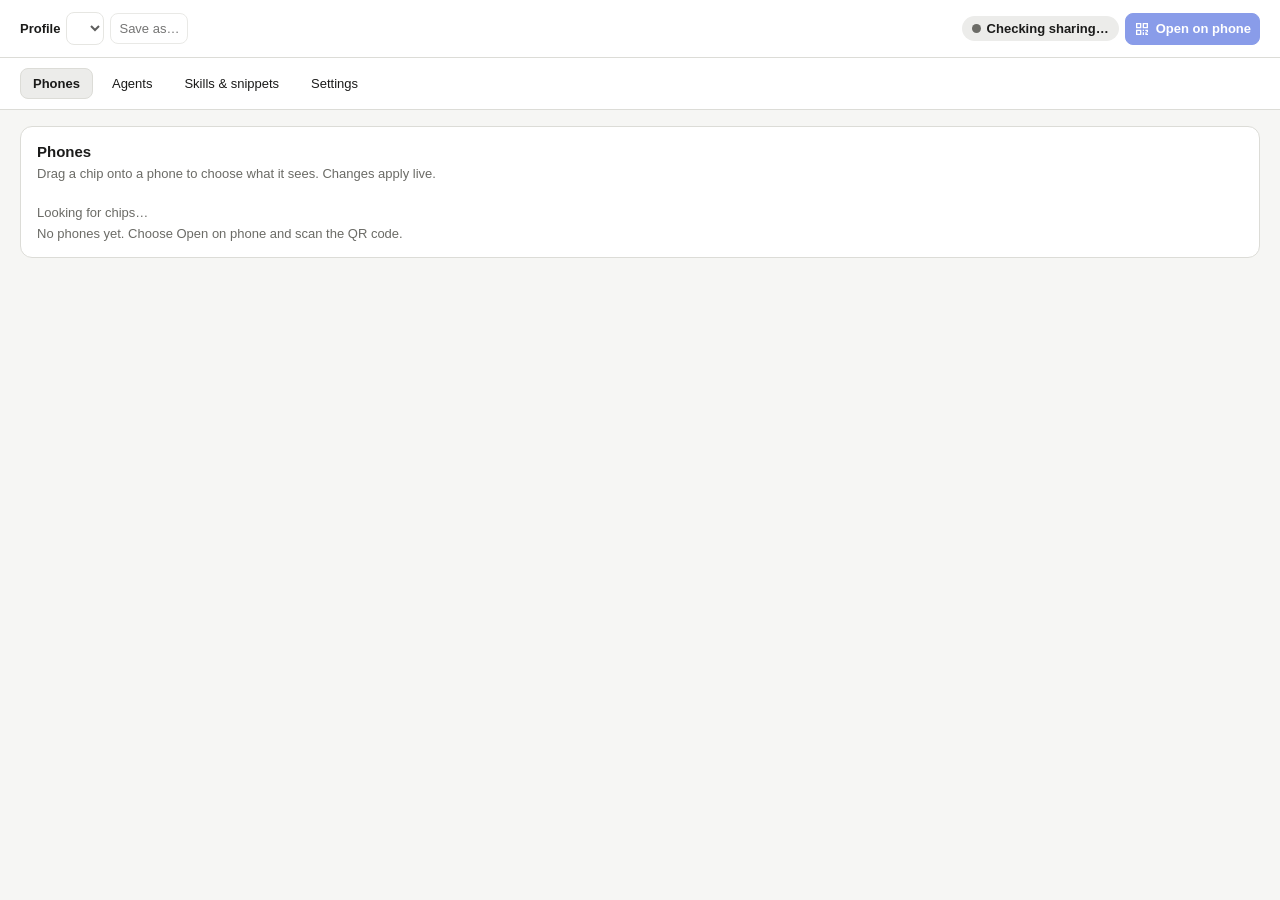
<file: crates/app/ui/index.html>
<!doctype html>
<html lang="en">
<head>
  <meta charset="utf-8">
  <meta name="viewport" content="width=device-width, initial-scale=1">
  <title>Agent Pad</title>
  <link rel="stylesheet" href="pad.css">
  <script src="pad.js" defer></script>
  <script src="settings.js" defer></script>
  <script src="workspace.js" defer></script>
  <script src="markdown.js" defer></script>
  <script src="agents.js" defer></script>
  <script src="saved-text.js" defer></script>
</head>
<body>
  <header class="toolbar">
    <label class="profile-picker">Profile
      <select id="profiles" disabled></select>
    </label>
    <button class="btn" id="save-profile" type="button" disabled>Save as…</button>
    <details class="profile-menu" id="profile-menu" hidden>
      <summary class="btn" aria-label="Manage profile" title="Manage profile">⋯</summary>
      <div class="card">
        <button class="btn" id="rename-profile" type="button">Rename…</button>
        <button class="btn danger" id="delete-profile" type="button">Delete…</button>
      </div>
    </details>
    <div class="sharing-controls">
      <span class="pill" role="status">
        <span id="sharing-dot" class="dot" aria-hidden="true"></span>
        <span id="sharing-status">Checking sharing…</span>
      </span>
      <button id="open-on-phone" class="btn primary" type="button" disabled>
        <svg viewBox="0 0 24 24" width="16" height="16" fill="currentColor" aria-hidden="true">
          <path d="M3 3h8v8H3zm2 2v4h4V5zm8-2h8v8h-8zm2 2v4h4V5zM3 13h8v8H3zm2 2v4h4v-4zm8-2h2v2h-2zm4 0h4v2h-4zm-4 4h2v4h-2zm4 0h2v2h2v2h-4zm2-2h2v2h-2z"/>
        </svg>
        Open on phone
      </button>
      <button id="stop-sharing" class="btn danger" type="button" hidden>Stop sharing</button>
    </div>
  </header>
  <form id="profile-form" class="profile-form" hidden>
    <div class="form-row">
      <label id="profile-name-field" class="field">Profile name
        <input id="profile-name" autocomplete="off" required>
      </label>
      <p id="profile-confirm"></p>
      <button class="btn" id="profile-submit" type="submit">Save profile</button>
      <button class="btn" id="profile-cancel" type="button">Cancel</button>
    </div>
  </form>
  <p id="profile-status" class="visually-hidden" role="status"></p>
  <p id="profile-error" class="profile-error error" role="alert" hidden></p>
  <nav class="pad-nav" aria-label="Pad sections">
    <button class="btn" type="button" aria-controls="phones-panel" aria-pressed="true">Phones</button>
    <button class="btn" type="button" aria-controls="agents-panel" aria-pressed="false">Agents</button>
    <button class="btn" type="button" aria-controls="saved-text-panel" aria-pressed="false">Skills &amp; snippets</button>
    <button class="btn" type="button" aria-controls="settings-panel" aria-pressed="false">Settings</button>
  </nav>
  <main>
    <p id="sharing-error" class="error" role="alert" hidden></p>
    <p id="accessibility-status-error" class="error" role="alert" hidden></p>

    <section id="accessibility" class="card" aria-labelledby="accessibility-title" hidden>
      <h2 id="accessibility-title">Accessibility access required</h2>
      <p class="muted">Agent Pad needs Accessibility access to paste at your cursor. In System Settings, go to Privacy &amp; Security → Accessibility and turn on Agent Pad.</p>
      <div class="form-row">
        <button id="grant-access" class="btn" type="button">Grant access</button>
      </div>
      <p id="grant-access-error" class="error" role="alert" hidden></p>
    </section>

    <div id="phones-panel" class="panel-stack">
      <section id="windows-firewall" class="card" aria-labelledby="windows-firewall-title" hidden>
        <h2 id="windows-firewall-title">Before you share on Windows</h2>
        <p class="muted">Windows may ask whether to allow Agent Pad through the firewall the first time you choose Open on phone. Allow access on your private network so your phone can connect. You do not need to allow access on public networks.</p>
      </section>
      <section id="pairing" class="card share" aria-labelledby="pairing-title" hidden>
        <h2 id="pairing-title" tabindex="-1">Open on phone</h2>
        <p class="muted">Scan the QR code with your phone’s camera.</p>
        <img id="qr" width="216" height="216" alt="QR code for the sharing URL">
        <p id="sharing-url" class="url"></p>
      </section>

      <section class="card" aria-labelledby="phones-heading">
        <h2 id="phones-heading" tabindex="-1">Phones</h2>
        <p class="muted">Drag a chip onto a phone to choose what it sees. Changes apply live.</p>
        <ul id="chip-palette" class="palette" aria-label="Available chips"></ul>
        <p id="chip-message" class="muted" role="status">Looking for chips…</p>
        <ul id="phones" class="phones"></ul>
        <p id="phones-message" class="muted" role="status">No phones yet. Choose Open on phone and scan the QR code.</p>
        <p id="phones-status" class="visually-hidden" role="status"></p>
        <p id="phones-error" class="error" role="alert" hidden></p>
      </section>

    </div>

    <section id="agents-panel" class="card" aria-labelledby="agents-heading" hidden>
      <div class="section-head">
        <h2 id="agents-heading" tabindex="-1">Agents</h2>
        <button class="btn" id="session-settings" type="button">Session settings</button>
      </div>
      <p id="sessions-message" class="muted">Looking for sessions…</p>
      <p id="sessions-error" class="error" role="alert" hidden></p>
      <p id="implement-status" class="muted" role="status" hidden></p>
      <ul id="sessions" class="session-list"></ul>
    </section>

    <section id="saved-text-panel" class="panel-stack" aria-label="Skills and snippets" hidden>
      <section class="card" aria-labelledby="skills-heading">
        <h2 id="skills-heading">Skills</h2>
        <div class="form-row">
          <label class="field">Search skills <input id="skill-search" type="search" autocomplete="off"></label>
          <button id="refresh-skills" type="button" class="btn">Refresh</button>
        </div>
        <label class="field skill-select">Skill <select id="skill-select" disabled></select></label>
        <div id="presets" hidden>
          <h3>Argument presets</h3>
          <p class="muted">Preset text is appended to the skill invocation.</p>
          <div id="preset-list" class="editor-list"></div>
        </div>
        <p id="skills-error" class="error" role="alert" hidden></p>
        <p id="skills-status" class="muted" role="status" hidden></p>
      </section>
      <section class="card" aria-labelledby="snippets-heading">
        <h2 id="snippets-heading">Snippets</h2>
        <p class="muted">Drag snippets or use the Up and Down buttons to change their order.</p>
        <div id="snippet-list" class="editor-list"></div>
        <p id="snippets-error" class="error" role="alert" hidden></p>
        <p id="snippets-status" class="muted" role="status" hidden></p>
      </section>
    </section>

    <section id="settings-panel" class="settings" aria-labelledby="settings-heading" hidden>
      <h2 id="settings-heading">Settings</h2>
      <p id="settings-error" class="error" role="alert" hidden></p>

      <section class="card" aria-labelledby="hud-settings-heading">
        <h3 id="hud-settings-heading">HUD</h3>
        <label class="toggle"><input id="hud-visible" type="checkbox" disabled>
          <span><b>Show HUD</b><span class="muted">Keep a draggable session summary at the screen edge.</span></span>
        </label>
        <p id="hud-error" class="error" role="alert" hidden></p>
      </section>

      <section class="card" aria-labelledby="session-settings-heading">
        <h3 id="session-settings-heading" tabindex="-1">Show session status</h3>
        <p class="muted">Install local hooks to see Claude Code and Codex sessions.</p>
        <div id="hook-settings" class="editor-list"></div>
        <div id="threshold-setting"></div>
      </section>

      <section class="card" aria-labelledby="ticket-settings-heading">
        <h3 id="ticket-settings-heading">Project tickets</h3>
        <p class="muted">The pattern is relative to each project. Use forward slashes and <code>*</code> within a path segment.</p>
        <div id="ticket-pattern-setting"></div>
        <h3 class="subheading">Implement templates</h3>
        <p class="muted">Use <code>{path}</code> where the ticket’s project-relative path should appear.</p>
        <div id="implement-settings" class="editor-list"></div>
      </section>

      <section class="card" aria-labelledby="directories-heading">
        <h3 id="directories-heading">Skill Directories</h3>
        <p id="directories-empty" class="muted" hidden>No skill directories added.</p>
        <ul id="directories" class="settings-list"></ul>
        <form id="directory-form">
          <div class="form-row">
            <button id="pick-directory" class="btn" type="button" disabled>Add folder…</button>
          </div>
          <div id="directory-assignment" hidden>
            <p id="directory-path" class="path"></p>
            <label for="directory-harness">Harness</label>
            <div class="form-row">
              <select id="directory-harness" aria-describedby="directory-path" required></select>
              <button class="btn" type="submit">Add directory</button>
              <button id="cancel-directory" class="btn" type="button">Cancel</button>
            </div>
          </div>
        </form>
        <p id="directories-error" class="error" role="alert" hidden></p>
      </section>

      <section class="card" aria-labelledby="custom-heading">
        <h3 id="custom-heading">Custom harnesses</h3>
        <p id="custom-empty" class="muted" hidden>No custom harnesses added.</p>
        <ul id="custom-harnesses" class="settings-list"></ul>
        <form id="custom-form">
          <fieldset disabled>
            <div class="form-row">
              <label class="field">Name <input id="custom-name" type="text" required></label>
              <label class="field">Invocation template
                <input id="custom-template" type="text" placeholder="/{name}" aria-describedby="template-hint"
                       autocomplete="off" spellcheck="false" required>
              </label>
              <button class="btn" type="submit">Add harness</button>
            </div>
          </fieldset>
        </form>
        <p id="custom-error" class="error" role="alert" hidden></p>
      </section>

      <section class="card" aria-labelledby="templates-heading">
        <h3 id="templates-heading">Invocation templates</h3>
        <p id="template-hint" class="muted">Include <code>{name}</code> where the skill name should appear.</p>
        <div id="templates" class="settings-list"></div>
      </section>

      <section class="card" aria-labelledby="network-heading">
        <h3 id="network-heading">Network address override</h3>
        <p id="network-current" class="muted" role="status">Checking the sharing address…</p>
        <p id="network-hint" class="muted">Changes apply the next time you start sharing.</p>
        <form id="network-form">
          <fieldset disabled>
            <div class="form-row">
              <label class="field">IP address
                <input id="network-address" type="text" placeholder="192.168.1.10" autocomplete="off"
                       autocapitalize="off" spellcheck="false" aria-describedby="network-hint network-error" required>
              </label>
              <button class="btn" type="submit">Save</button>
              <button id="clear-network" class="btn" type="button">Clear</button>
            </div>
          </fieldset>
        </form>
        <p id="network-error" class="error" role="alert" hidden></p>
      </section>

      <section class="card">
        <label class="toggle">
          <input id="send-enter" type="checkbox" disabled>
          <span>
            <b>Send Enter after paste</b>
            <span class="muted">A tap runs the skill instead of only typing it.</span>
          </span>
        </label>
      </section>

      <section class="card">
        <label class="toggle">
          <input id="start-at-login" type="checkbox" aria-describedby="start-at-login-error" disabled>
          <b>Start at login</b>
        </label>
        <p id="start-at-login-error" class="error" role="alert" hidden></p>
      </section>

      <section class="card">
        <form id="hotkey-form">
          <label for="hotkey">Pad hotkey</label>
          <p id="hotkey-help" class="muted">Enter a shortcut with + between keys to show or hide the Pad.</p>
          <div class="form-row">
            <input id="hotkey" type="text" autocomplete="off" autocapitalize="off" spellcheck="false"
                   aria-describedby="hotkey-help hotkey-error" required disabled>
            <button id="save-hotkey" class="btn" type="submit" disabled>Save hotkey</button>
          </div>
          <p id="hotkey-error" class="error" role="alert" hidden></p>
          <p id="hotkey-status" class="muted" role="status" hidden></p>
        </form>
      </section>
    </section>
  </main>

  <dialog id="tickets-dialog" aria-labelledby="tickets-title">
    <header class="section-head">
      <h2 id="tickets-title" tabindex="-1">Pending tickets</h2>
      <form method="dialog"><button class="btn" type="submit">Close</button></form>
    </header>
    <p class="muted path" id="tickets-project"></p>
    <div id="ticket-nav" class="form-row">
      <button class="btn" type="button" id="tickets-refresh">Refresh</button>
      <button class="btn" type="button" id="tickets-back" hidden>Back to tickets</button>
    </div>
    <div id="implement-warning" class="notice" hidden>
      <p>The command is pasted and Enter is pressed in whichever app has focus after the Pad hides. Focus this session’s terminal before opening the Pad.</p>
      <div class="form-row">
        <button class="btn primary" type="button" id="implement-continue">Continue</button>
        <button class="btn" type="button" id="implement-cancel">Cancel</button>
      </div>
    </div>
    <p id="tickets-message" class="muted" role="status" hidden></p>
    <p id="tickets-error" class="error" role="alert" hidden></p>
    <div id="tickets-content"></div>
  </dialog>
</body>
</html>
</file>
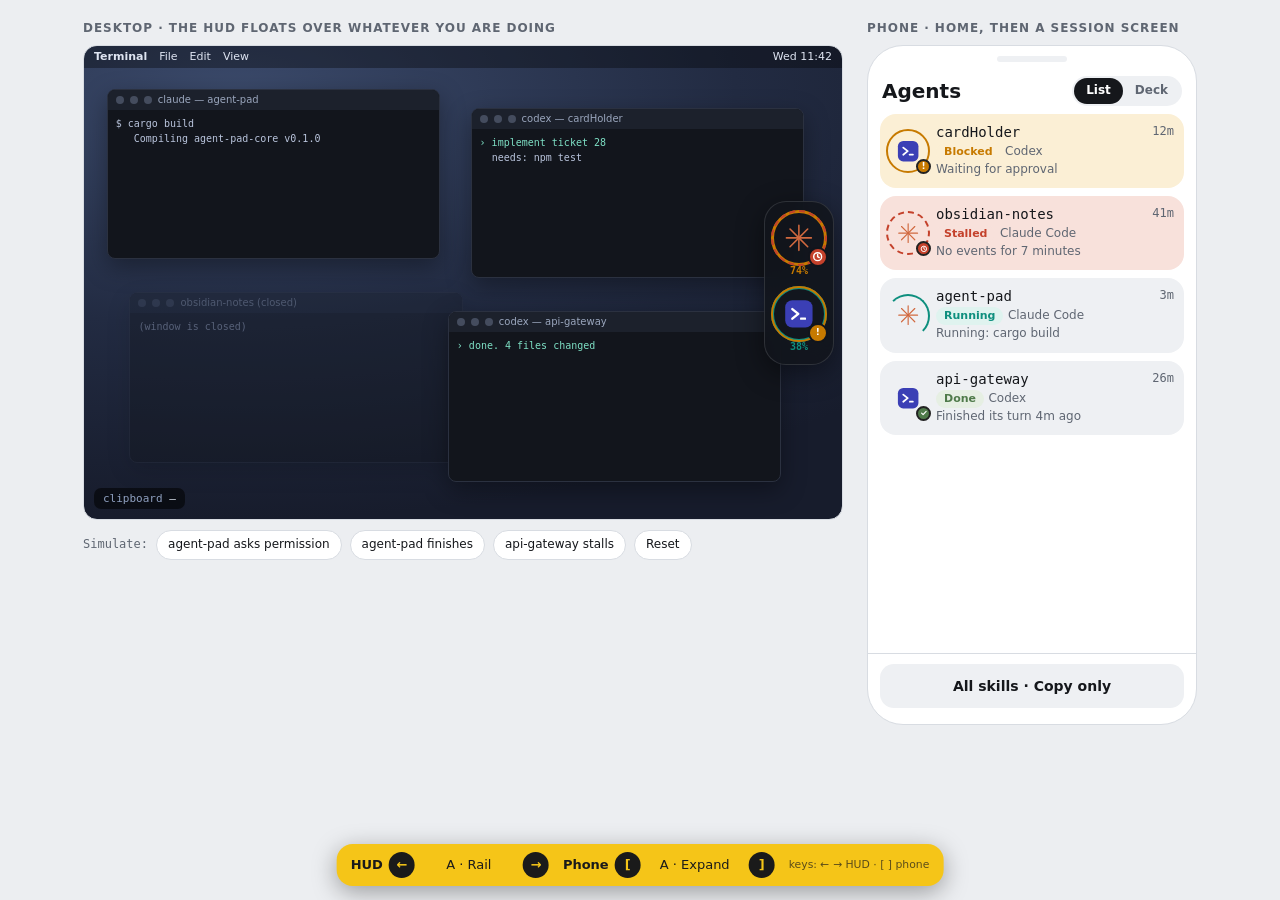
<file: prototypes/agent-pad.hud-prototype.html>
<!doctype html>
<!--
  PROTOTYPE — throwaway. Not production code. All state is in memory.
  Questions:
    1. HUD (desktop): what should the always-on-top edge HUD look like?  (?hud=A|B|C, keys ← →)
         A  Rail    — vertical rail of logo rings on the screen edge, hover flyout (closest to Agent HUD's Simple mode)
         B  Bar     — top-centre pill, click opens a panel grouped by urgency with quota and token bars
         C  Ticker  — one line showing the most urgent thing, with Allow/Deny inline; click for the full stack
    2. Phone Session screen: how should Copy and Run be presented?  (?phone=A|B|C, keys [ ])
         A  Expand  — tap a row to expand Copy / Run / presets
         B  Buttons — Copy and Run always visible; Run needs a press-and-hold
         C  Sheet   — tap a row, a bottom sheet previews the exact text and the target window, then Copy / Run
  The desktop and the phone share one state: Run on the phone types into the fake terminal on the left,
  Allow on the HUD unblocks the session on the phone, and Copy fills the clipboard chip.
  Run: open this file in a browser. (Bottom bar switches variants. "Simulate" buttons make things happen.)
-->
<html lang="en">
<head>
<meta charset="utf-8">
<meta name="viewport" content="width=device-width, initial-scale=1, viewport-fit=cover">
<title>Agent Pad HUD prototype</title>
<style>
  :root{
    --bg:#eceef1;--panel:#fff;--panel-2:#eef0f3;--ink:#15171b;--muted:#5f6672;--line:#d8dce2;
    --run:#0e8f7e;--block:#c77a00;--done:#4f7a4a;--stall:#c4412b;--accent:#2f5bd8;
    --claude:#d1693f;--codex:#3b3fb5;--codex-ink:#fff;
    --run-bg:#dff3ef;--block-bg:#fbefd5;--done-bg:#e6efe3;--stall-bg:#f8e1db;
    --sans:system-ui,-apple-system,"Segoe UI",Roboto,sans-serif;--mono:ui-monospace,"SF Mono",Menlo,monospace;
  }
  @media (prefers-color-scheme:dark){:root{
    --bg:#0f1114;--panel:#181b20;--panel-2:#21252c;--ink:#eceef2;--muted:#9aa2af;--line:#2c313a;
    --run:#3fd0bb;--block:#f0a93a;--done:#8fbf88;--stall:#ef7b66;--accent:#7ea2ff;
    --claude:#e8855c;--codex:#8b8fff;--codex-ink:#10122e;
    --run-bg:#12322d;--block-bg:#392a10;--done-bg:#1d2b1b;--stall-bg:#3a1b15;color-scheme:dark}}
  *{box-sizing:border-box}
  html,body{margin:0}
  body{background:var(--bg);color:var(--ink);font:14px/1.45 var(--sans);padding:20px 16px 96px}
  button{font:inherit;color:inherit;background:none;border:0;padding:0;cursor:pointer}
  .mono{font-family:var(--mono)}
  .stage{display:flex;flex-wrap:wrap;gap:24px;justify-content:center;align-items:flex-start;max-width:1200px;margin:0 auto}
  h2{font-size:12px;letter-spacing:.08em;text-transform:uppercase;color:var(--muted);margin:0 0 8px}

  /* ---------- desktop ---------- */
  .deskwrap{flex:1 1 640px;min-width:0;max-width:760px}
  .desk{position:relative;aspect-ratio:16/10;border-radius:14px;overflow:hidden;
    background:radial-gradient(120% 90% at 20% 10%,#3b4a6b 0%,#222b42 55%,#171c2c 100%);border:1px solid var(--line)}
  .menubar{position:absolute;inset:0 0 auto;height:22px;background:rgba(0,0,0,.35);color:#dfe5f2;font-size:11px;display:flex;align-items:center;padding:0 10px;gap:12px}
  .win{position:absolute;width:44%;height:36%;border-radius:8px;background:#12151c;border:1px solid #2b3140;overflow:hidden;
    box-shadow:0 8px 24px rgba(0,0,0,.35);transition:box-shadow .2s,border-color .2s}
  .win.up{z-index:5;border-color:#7ea2ff;box-shadow:0 0 0 2px rgba(126,162,255,.5),0 10px 30px rgba(0,0,0,.5)}
  .win .tb{height:20px;background:#1c212c;color:#9aa6bd;font-size:10px;display:flex;align-items:center;padding:0 8px;gap:6px}
  .win .tb i{width:8px;height:8px;border-radius:50%;background:#444c5e;display:inline-block}
  .win pre{margin:0;padding:6px 8px;color:#b9c4dc;font:10px/1.5 var(--mono);white-space:pre-wrap;overflow:hidden;height:calc(100% - 20px)}
  .win pre b{color:#7ee0c5;font-weight:500}
  .w1{left:3%;top:9%}.w2{left:51%;top:13%}.w3{left:6%;top:52%}.w4{left:48%;top:56%}
  .clip{position:absolute;left:10px;bottom:10px;z-index:9;background:rgba(0,0,0,.55);color:#dfe5f2;font:11px var(--mono);padding:4px 9px;border-radius:7px;max-width:60%;overflow:hidden;text-overflow:ellipsis;white-space:nowrap}
  .clip span{color:#8fa0c0}
  .sim{display:flex;gap:8px;flex-wrap:wrap;margin-top:10px}
  .sim button{border:1px solid var(--line);border-radius:999px;padding:5px 11px;font-size:12px;background:var(--panel)}
  .sim button:hover{background:var(--panel-2)}

  /* ---------- icons ---------- */
  .ico{--s:36px;--c:var(--claude);position:relative;width:var(--s);height:var(--s);display:inline-grid;place-items:center;flex:none}
  .ico.codex{--c:var(--codex)}
  .ico.sm{--s:22px}.ico.lg{--s:48px}
  .ico svg.g{width:62%;height:62%;overflow:visible}
  .ico .ring{position:absolute;inset:-4px;border-radius:50%;border:3px solid var(--q,transparent)}
  .ico .st{position:absolute;inset:-4px;border-radius:50%;border:2px solid transparent;pointer-events:none}
  .ico .bd{position:absolute;right:-5px;bottom:-5px;width:calc(var(--s)*.42);height:calc(var(--s)*.42);min-width:12px;min-height:12px;border-radius:50%;display:grid;place-items:center;border:2px solid var(--bdr,#222);color:#fff;font:700 9px var(--sans);line-height:1}
  .ico .bd svg{width:70%;height:70%}
  .cl .ray{stroke:var(--c);stroke-width:5.2;stroke-linecap:round}
  .cx .tile{fill:var(--c)}.cx .cur{fill:var(--codex-ink)}
  .ico.running .st{border-top-color:var(--run);border-right-color:var(--run);animation:spin 1.1s linear infinite}
  .ico.running.claude .g{animation:spin 5s linear infinite}
  .ico.running.codex .cur{animation:blink .8s steps(1) infinite}
  .ico.blocked .st{border-color:var(--block);animation:pulse 1.6s ease-out infinite}.ico.blocked .bd{background:var(--block)}
  .ico.done .g{animation:breathe 3.4s ease-in-out infinite}.ico.done .bd{background:var(--done)}
  .ico.stalled .st{border:2px dashed var(--stall);animation:spin 7s linear infinite}
  .ico.stalled .g{animation:flicker 2.4s ease-in-out infinite}.ico.stalled .bd{background:var(--stall)}
  @keyframes spin{to{transform:rotate(360deg)}}@keyframes blink{50%{opacity:0}}
  @keyframes pulse{0%{box-shadow:0 0 0 0 color-mix(in srgb,var(--block) 55%,transparent)}100%{box-shadow:0 0 0 10px transparent}}
  @keyframes breathe{0%,100%{transform:scale(1);opacity:.92}50%{transform:scale(1.07);opacity:1}}
  @keyframes flicker{0%,100%{opacity:1}45%{opacity:.35}55%{opacity:.8}}
  @media (prefers-reduced-motion:reduce){.ico,.ico *{animation:none!important}}
  .pill{font-size:11px;font-weight:600;border-radius:999px;padding:1px 8px;display:inline-block}
  .pill.running{background:var(--run-bg);color:var(--run)}.pill.blocked{background:var(--block-bg);color:var(--block)}
  .pill.done{background:var(--done-bg);color:var(--done)}.pill.stalled{background:var(--stall-bg);color:var(--stall)}

  /* ---------- HUD (always dark glass, it floats over anything) ---------- */
  .hud{position:absolute;z-index:20;color:#eef1f8;font-size:12px}
  .glass{background:rgba(18,21,28,.88);backdrop-filter:blur(10px);border:1px solid rgba(255,255,255,.12);box-shadow:0 8px 28px rgba(0,0,0,.45)}
  .hud .pill.running{background:#12322d;color:#3fd0bb}.hud .pill.blocked{background:#392a10;color:#f0a93a}
  .hud .pill.done{background:#1d2b1b;color:#8fbf88}.hud .pill.stalled{background:#3a1b15;color:#ef7b66}
  .hud .mut{color:#9aa6bd}
  .hud .ico .bd{--bdr:#12151c}
  .hud .ico{--q-none:#556}
  .hudA{right:8px;top:50%;transform:translateY(-50%)}
  .rail{display:flex;flex-direction:column;gap:14px;padding:12px 10px;border-radius:22px;align-items:center}
  .rail .lg1{display:flex;flex-direction:column;align-items:center;gap:3px;cursor:pointer}
  .rail .pct{font:600 10px var(--mono)}
  .fly{position:absolute;right:calc(100% + 8px);top:50%;transform:translateY(-50%);width:270px;border-radius:14px;padding:8px}
  .row{display:grid;grid-template-columns:auto 1fr auto;gap:8px;align-items:center;padding:7px 8px;border-radius:10px;cursor:pointer}
  .row:hover{background:rgba(255,255,255,.07)}
  .row .p{font:500 12px var(--mono)}
  .row .m{font-size:11px;color:#9aa6bd}
  .req{margin:2px 4px 6px 38px;padding:7px 8px;border-radius:9px;background:rgba(240,169,58,.12);border:1px solid rgba(240,169,58,.35);font-size:11px}
  .req .a{display:flex;gap:6px;margin-top:6px}
  .req button{border-radius:7px;padding:3px 9px;font-weight:600;font-size:11px;background:#eef1f8;color:#12151c}
  .req button.d{background:transparent;color:#eef1f8;border:1px solid rgba(255,255,255,.3)}
  .hudB{left:50%;top:30px;transform:translateX(-50%);width:min(430px,92%)}
  .bar{display:flex;gap:14px;align-items:center;justify-content:center;padding:7px 16px;border-radius:999px;cursor:pointer;width:max-content;margin:0 auto}
  .bar .u{display:flex;align-items:center;gap:7px}
  .bar .n{font:600 12px var(--mono)}
  .panelB{margin-top:8px;border-radius:16px;padding:10px 12px}
  .grp{font-size:10px;letter-spacing:.08em;text-transform:uppercase;color:#9aa6bd;margin:8px 4px 2px}
  .quota{display:grid;grid-template-columns:62px 1fr auto;gap:8px;align-items:center;font-size:11px;padding:3px 4px}
  .meter{height:6px;border-radius:3px;background:rgba(255,255,255,.12);overflow:hidden}.meter i{display:block;height:100%}
  .tok{display:flex;gap:2px;align-items:flex-end;height:26px;padding:2px 4px}
  .tok i{flex:1;background:#6f86c8;border-radius:1px;min-height:2px}
  .hudC{left:12px;bottom:40px;width:min(420px,70%)}
  .tick{display:flex;align-items:center;gap:10px;padding:8px 12px;border-radius:14px;cursor:pointer}
  .tick .tx{flex:1;min-width:0;white-space:nowrap;overflow:hidden;text-overflow:ellipsis}
  .tick button.al{background:#eef1f8;color:#12151c;border-radius:8px;padding:4px 10px;font-weight:600;font-size:11px}
  .tick button.dn{border:1px solid rgba(255,255,255,.3);border-radius:8px;padding:4px 10px;font-size:11px}
  .stackC{margin-bottom:6px;display:flex;flex-direction:column;gap:6px}
  .cardC{padding:8px 10px;border-radius:12px}

  /* ---------- phone ---------- */
  .phonewrap{flex:0 0 330px}
  .phone{width:330px;height:680px;border:1px solid var(--line);border-radius:36px;background:var(--panel);display:flex;flex-direction:column;overflow:hidden;position:relative}
  .notch{height:26px;flex:none;display:grid;place-items:center}.notch i{width:70px;height:6px;border-radius:3px;background:var(--panel-2)}
  .top{padding:4px 14px 8px;display:flex;align-items:center;justify-content:space-between;flex:none}
  .top h3{margin:0;font-size:20px}
  .seg{display:flex;background:var(--panel-2);border-radius:999px;padding:2px}
  .seg button{font-size:12px;font-weight:600;padding:4px 12px;border-radius:999px;color:var(--muted)}
  .seg button.on{background:var(--ink);color:var(--panel)}
  .body{flex:1;min-height:0;overflow:auto;padding:0 12px 10px;display:flex;flex-direction:column;gap:8px}
  .foot{flex:none;padding:10px 12px 16px;border-top:1px solid var(--line)}
  .btn{width:100%;border-radius:14px;background:var(--panel-2);font-weight:600;padding:12px}
  .card{display:grid;grid-template-columns:auto 1fr auto;gap:10px;align-items:center;padding:10px;border-radius:16px;background:var(--panel-2);cursor:pointer;text-align:left;width:100%}
  .card.b{background:var(--block-bg)}.card.s{background:var(--stall-bg)}
  .card .pj{font:500 14px var(--mono)}.card .ls{font-size:12px;color:var(--muted)}
  .card .el{font:12px var(--mono);color:var(--muted);align-self:start}
  .deck{display:grid;grid-template-columns:1fr 1fr;gap:10px}
  .tile{display:flex;flex-direction:column;gap:8px;align-items:flex-start;padding:14px;border-radius:18px;background:var(--panel-2);min-height:128px;text-align:left}
  .tile.b{background:var(--block-bg);grid-column:1/-1;min-height:150px}.tile.s{background:var(--stall-bg)}
  .tile .pj{font:500 14px var(--mono)}.tile .el{font:12px var(--mono);color:var(--muted);margin-top:auto}
  .back{color:var(--accent);font-size:14px;padding:2px 2px 6px}
  .shead{display:grid;grid-template-columns:auto 1fr;gap:12px;align-items:center;padding:12px;border-radius:16px;background:var(--panel-2)}
  .shead.b{background:var(--block-bg)}
  .tabs{display:flex;gap:6px}.tab{font-size:12px;font-weight:600;padding:5px 12px;border-radius:999px;background:var(--panel-2);color:var(--muted)}.tab.on{background:var(--ink);color:var(--panel)}
  .search{border:1px solid var(--line);border-radius:12px;padding:9px 12px;font-size:14px;background:var(--panel);color:var(--ink);width:100%}
  .sk{padding:10px 6px;border-bottom:1px solid var(--line)}
  .sk .n{font:500 14px var(--mono)}.sk .d{font-size:12px;color:var(--muted)}
  .acts{display:flex;gap:8px;margin-top:8px}
  .abtn{flex:1;border-radius:11px;padding:9px;font-weight:600;font-size:14px;text-align:center;background:var(--panel-2)}
  .abtn.run{background:var(--ink);color:var(--panel)}
  .abtn[disabled]{opacity:.4;cursor:not-allowed}
  .chips{display:flex;gap:6px;margin-top:8px;flex-wrap:wrap}
  .chip{font:500 11px var(--mono);border:1px solid var(--line);border-radius:999px;padding:3px 10px}
  .chip.on{background:var(--ink);color:var(--panel);border-color:var(--ink)}
  .why{font-size:11px;color:var(--block);margin-top:6px}
  .hold{position:relative;overflow:hidden}.hold i{position:absolute;inset:0 auto 0 0;width:0;background:rgba(255,255,255,.28)}
  .hold.go i{width:100%;transition:width .6s linear}
  .sheet{position:absolute;left:0;right:0;bottom:0;background:var(--panel);border-top:1px solid var(--line);border-radius:22px 22px 0 0;padding:14px 14px 20px;box-shadow:0 -10px 30px rgba(0,0,0,.18);z-index:5}
  .sheet .pv{font:13px var(--mono);background:var(--panel-2);border-radius:10px;padding:9px 11px;margin:8px 0;word-break:break-all}
  .sheet .tg{font-size:12px;color:var(--muted)}
  .toast{position:absolute;left:14px;right:14px;bottom:78px;background:var(--ink);color:var(--panel);border-radius:12px;padding:10px 12px;font-size:13px;z-index:8}
  .toast.bad{background:var(--stall);color:#fff}
  .banner{position:absolute;left:10px;right:10px;top:34px;z-index:9;background:var(--ink);color:var(--panel);border-radius:14px;padding:9px 12px;font-size:13px;display:flex;gap:8px;align-items:center}
  .tk{padding:10px;border-radius:12px;background:var(--panel-2);display:grid;gap:4px}
  .tk .t1{font-weight:600}.tk .t2{font-size:12px;color:var(--muted)}

  /* ---------- switcher ---------- */
  .sw{position:fixed;left:50%;bottom:14px;transform:translateX(-50%);z-index:100;display:flex;gap:14px;align-items:center;flex-wrap:wrap;justify-content:center;
    background:#f5c518;color:#1a1a1a;border-radius:16px;padding:8px 14px;box-shadow:0 6px 24px rgba(0,0,0,.35);font-size:13px;max-width:calc(100% - 24px)}
  .sw .g{display:flex;align-items:center;gap:6px}.sw b{font-weight:700}
  .sw button{width:26px;height:26px;border-radius:50%;background:#1a1a1a;color:#f5c518;font-weight:700}
  .sw .lab{min-width:96px;text-align:center}.sw small{opacity:.7}
</style>
</head>
<body>
<div class="stage">
  <div class="deskwrap">
    <h2>Desktop · the HUD floats over whatever you are doing</h2>
    <div class="desk" id="desk"></div>
    <div class="sim" id="sim"></div>
  </div>
  <div class="phonewrap">
    <h2>Phone · Home, then a Session screen</h2>
    <div class="phone" id="phone"></div>
  </div>
</div>
<div class="sw" id="sw"></div>

<script>
(function(){
  var $=function(id){return document.getElementById(id)};
  var HUDS=['Rail','Bar','Ticker'], PHONES=['Expand','Buttons','Sheet'];
  var qs=new URLSearchParams(location.search);
  function idx(v,n){var i=(v||'A').toUpperCase().charCodeAt(0)-65;return i>=0&&i<n?i:0}
  var hv=idx(qs.get('hud'),3), pv=idx(qs.get('phone'),3);

  var LABEL={running:'Running',blocked:'Blocked',done:'Done',stalled:'Stalled'};
  var ORDER={blocked:0,stalled:1,running:2,done:3};
  var S=null;
  function fresh(){
    var now=Date.now();
    return {
      sessions:[
        {id:1,kind:'claude',proj:'agent-pad',status:'running',since:now-3*60e3,last:'Running: cargo build',win:true},
        {id:2,kind:'codex',proj:'cardHolder',status:'blocked',since:now-12*60e3,last:'Waiting for approval',win:true,req:{tool:'npm test',text:'Run npm test in cardHolder?'}},
        {id:3,kind:'claude',proj:'obsidian-notes',status:'stalled',since:now-41*60e3,last:'No events for 7 minutes',win:false},
        {id:4,kind:'codex',proj:'api-gateway',status:'done',since:now-26*60e3,last:'Finished its turn 4m ago',win:true}
      ],
      quota:{claude:{pct:74,reset:'3h 10m',burn:'2.1%/h'},codex:{pct:38,reset:'1h 40m',burn:'0.8%/h'}},
      term:{1:['$ cargo build','   Compiling agent-pad-core v0.1.0'],2:['› implement ticket 28','  needs: npm test'],3:['(window is closed)'],4:['› done. 4 files changed']},
      clip:'',raised:null,
      hudOpen:false,hudKind:null,
      phone:{page:'home',view:'list',sid:null,tab:'skills',open:null,sheet:null,preset:{},toast:null,banner:null},
      holdT:null
    };
  }
  S=fresh();

  /* ---------- icons ---------- */
  function glyph(k){
    if(k==='claude'){var r='';for(var i=0;i<8;i++)r+='<line class="ray" x1="50" y1="50" x2="50" y2="8" transform="rotate('+(i*45)+' 50 50)"/>';return '<svg class="g cl" viewBox="0 0 100 100">'+r+'</svg>'}
    return '<svg class="g cx" viewBox="0 0 100 100"><rect class="tile" x="4" y="4" width="92" height="92" rx="24"/><path d="M28 34 L48 50 L28 66" fill="none" stroke="var(--codex-ink)" stroke-width="8" stroke-linecap="round" stroke-linejoin="round"/><rect class="cur" x="54" y="62" width="20" height="8" rx="2"/></svg>';
  }
  function badge(st){
    if(st==='blocked')return '<span class="bd">!</span>';
    if(st==='done')return '<span class="bd"><svg viewBox="0 0 12 12"><path d="M2.5 6.4l2.3 2.3 4.7-5" fill="none" stroke="#fff" stroke-width="1.8" stroke-linecap="round" stroke-linejoin="round"/></svg></span>';
    if(st==='stalled')return '<span class="bd"><svg viewBox="0 0 12 12"><circle cx="6" cy="6" r="4.2" fill="none" stroke="#fff" stroke-width="1.5"/><path d="M6 3.6V6l1.7 1" fill="none" stroke="#fff" stroke-width="1.5" stroke-linecap="round"/></svg></span>';
    return '';
  }
  function qcol(p){return p>=90?'var(--stall)':p>=70?'var(--block)':'var(--run)'}
  function ico(kind,st,size,q){
    return '<span class="ico '+kind+' '+st+' '+(size||'')+'" style="'+(q!=null?'--q:'+qcol(q):'')+'">'+(q!=null?'<span class="ring"></span>':'')+'<span class="st"></span>'+glyph(kind)+badge(st)+'</span>';
  }
  function elapsed(t){var m=Math.max(0,Math.floor((Date.now()-t)/60000));return m<60?m+'m':Math.floor(m/60)+'h '+(m%60)+'m'}
  function sorted(){return S.sessions.slice().sort(function(a,b){return ORDER[a.status]-ORDER[b.status]})}
  function urgent(kind){var l=S.sessions.filter(function(s){return s.kind===kind}).sort(function(a,b){return ORDER[a.status]-ORDER[b.status]});return l.length?l[0].status:null}
  function kinds(){return ['claude','codex'].filter(function(k){return S.sessions.some(function(s){return s.kind===k})})}
  function name(k){return k==='claude'?'Claude Code':'Codex'}

  /* ---------- actions (stubs) ---------- */
  function jump(id){S.raised=id;render()}
  function setStatus(id,st,last){
    var s=S.sessions.filter(function(x){return x.id===id})[0];if(!s)return;
    var prev=s.status;s.status=st;if(last)s.last=last;
    if(st!=='blocked')delete s.req;
    if((st==='blocked'||st==='done')&&prev!==st){S.phone.banner={id:id,st:st};setTimeout(function(){S.phone.banner=null;render()},3500)}
    render();
  }
  function answer(id,ok){
    var s=S.sessions.filter(function(x){return x.id===id})[0];if(!s||!s.req)return;
    S.term[id].push(ok?'› allowed once: '+s.req.tool:'› denied: '+s.req.tool);
    setStatus(id,'running',ok?'Running: '+s.req.tool:'Running: continuing without it');
  }
  function toast(t,bad){S.phone.toast={t:t,bad:bad};render();clearTimeout(S._tt);S._tt=setTimeout(function(){S.phone.toast=null;render()},2600)}
  function textFor(sk,kind,preset){return (kind==='claude'?'/':'$')+sk.n+' '+(preset?preset+' ':'')}
  function doCopy(text){S.clip=text;toast('Copied');}
  function doRun(sid,text,label){
    var s=S.sessions.filter(function(x){return x.id===sid})[0];
    if(!s.win){toast('Window not found. Nothing was sent.',true);return}
    if(s.status==='blocked'){toast('Answer the request first.',true);return}
    S.term[sid].push('› '+text.trim());S.term[sid].push('  ↵ sent');S.raised=sid;
    if(s.status==='done')s.status='running';
    toast('Running '+(label||text.trim())+' in '+s.proj);
  }
  var SK={
    claude:[{n:'graphify',d:'Turn any input into a knowledge graph'},{n:'code-review',d:'Review the current diff for bugs',p:['high','--fix','ultra']},{n:'glassmorphism',d:'Frosted glass UI effects'},{n:'fluid-design',d:'Springs, gestures, interruptible motion'},{n:'superpowers:brainstorming',d:'Explore intent before building'}],
    codex:[{n:'skill-creator',d:'Create or update a skill'},{n:'pdf',d:'Read and generate PDF files'},{n:'imagegen',d:'Generate and edit images',p:['hero','icon']}]
  };
  var TK=[{t:'28 · HUD: a docked edge panel',s:'ready-for-agent',c:'0/6'},{t:'31 · Copy and Run on the Session screen',s:'ready-for-agent',c:'0/8'},{t:'21 · Remaining usage limits',s:'triage',c:'0/7'}];

  /* ---------- desktop ---------- */
  function windows(){
    var pos={1:'w1',2:'w2',3:'w3',4:'w4'},h='';
    S.sessions.forEach(function(s){
      if(!s.win){h+='<div class="win '+pos[s.id]+'" style="opacity:.35"><div class="tb"><i></i><i></i><i></i> '+s.proj+' (closed)</div><pre>'+S.term[s.id].join('\n')+'</pre></div>';return}
      h+='<div class="win '+pos[s.id]+(S.raised===s.id?' up':'')+'"><div class="tb"><i></i><i></i><i></i> '+(s.kind==='claude'?'claude':'codex')+' — '+s.proj+'</div><pre>'+S.term[s.id].slice(-7).map(function(l){return l.charAt(0)==='›'?'<b>'+esc(l)+'</b>':esc(l)}).join('\n')+'</pre></div>';
    });
    return h;
  }
  function esc(t){return t.replace(/&/g,'&amp;').replace(/</g,'&lt;')}
  function rowHud(s,withReq){
    var r='<div class="row" data-jump="'+s.id+'">'+ico(s.kind,s.status,'sm')+'<div><div class="p">'+s.proj+'</div><div class="m">'+esc(s.last)+'</div></div><div style="text-align:right"><span class="pill '+s.status+'">'+LABEL[s.status]+'</span><div class="m" data-el="'+s.id+'">'+elapsed(s.since)+'</div></div></div>';
    if(withReq&&s.req)r+='<div class="req">'+esc(s.req.text)+'<div class="a"><button data-ans="'+s.id+':1">Allow once</button><button class="d" data-ans="'+s.id+':0">Deny</button></div></div>';
    return r;
  }
  function hudA(){
    var h='<div class="hud hudA"><div class="rail glass">';
    kinds().forEach(function(k){var q=S.quota[k].pct;h+='<div class="lg1" data-open="'+k+'">'+ico(k,urgent(k),'lg',q)+'<span class="pct" style="color:'+qcol(q)+'">'+q+'%</span></div>'});
    h+='</div>';
    if(S.hudOpen){
      var list=sorted().filter(function(s){return s.kind===S.hudKind});
      h+='<div class="fly glass"><div class="grp" style="margin-top:2px">'+name(S.hudKind)+' · '+S.quota[S.hudKind].pct+'% used · resets in '+S.quota[S.hudKind].reset+'</div>'+list.map(function(s){return rowHud(s,true)}).join('')+'</div>';
    }
    return h+'</div>';
  }
  function hudB(){
    var h='<div class="hud hudB"><div class="bar glass" data-toggle="1">';
    kinds().forEach(function(k){
      var n=S.sessions.filter(function(s){return s.kind===k}).length;
      h+='<span class="u">'+ico(k,urgent(k),'sm',S.quota[k].pct)+'<span class="n">'+n+'</span></span>';
    });
    var bl=S.sessions.filter(function(s){return s.status==='blocked'}).length;
    h+=(bl?'<span class="pill blocked">'+bl+' need you</span>':'<span class="mut">all calm</span>')+'</div>';
    if(S.hudOpen){
      h+='<div class="panelB glass">';
      var groups=[['Needs you',['blocked','stalled']],['Working',['running']],['Finished',['done']]];
      groups.forEach(function(g){
        var l=sorted().filter(function(s){return g[1].indexOf(s.status)>-1});
        if(l.length)h+='<div class="grp">'+g[0]+'</div>'+l.map(function(s){return rowHud(s,true)}).join('');
      });
      h+='<div class="grp">Quotas and tokens, last 24h</div>';
      kinds().forEach(function(k){
        var q=S.quota[k];
        h+='<div class="quota"><span>'+name(k).split(' ')[0]+'</span><div class="meter"><i style="width:'+q.pct+'%;background:'+qcol(q.pct)+'"></i></div><span class="mut">'+q.pct+'% · '+q.burn+' · resets '+q.reset+'</span></div>';
        h+='<div class="tok">'+[3,5,4,8,6,2,3,9,12,7,5,4,6,10,14,9,6,3,5,8,11,7,4,2].map(function(v){return '<i style="height:'+v*7+'%"></i>'}).join('')+'</div>';
      });
      h+='</div>';
    }
    return h+'</div>';
  }
  function hudC(){
    var top=sorted()[0],h='<div class="hud hudC">';
    if(S.hudOpen)h+='<div class="stackC">'+sorted().map(function(s){return '<div class="cardC glass">'+rowHud(s,true)+'</div>'}).join('')+'</div>';
    if(top.status==='blocked'){
      h+='<div class="tick glass">'+ico(top.kind,'blocked','sm')+'<div class="tx" data-toggle="1"><b>'+top.proj+'</b> · Blocked · '+esc(top.req.tool)+'</div><button class="al" data-ans="'+top.id+':1">Allow</button><button class="dn" data-ans="'+top.id+':0">Deny</button></div>';
    }else{
      var run=S.sessions.filter(function(s){return s.status==='running'}).length,dn=S.sessions.filter(function(s){return s.status==='done'}).length;
      h+='<div class="tick glass" data-toggle="1">'+ico(top.kind,top.status,'sm')+'<div class="tx"><b>'+run+' running</b> · '+dn+' done · '+esc(top.proj)+' '+LABEL[top.status].toLowerCase()+'</div><span class="mut">'+(S.hudOpen?'▾':'▴')+'</span></div>';
    }
    return h+'</div>';
  }
  function desktop(){
    var hud=[hudA,hudB,hudC][hv]();
    $('desk').innerHTML='<div class="menubar"><b>Terminal</b><span>File</span><span>Edit</span><span>View</span><span style="margin-left:auto">Wed 11:42</span></div>'+windows()+
      '<div class="clip"><span>clipboard </span>'+(S.clip?esc(S.clip):'—')+'</div>'+hud;
  }
  function sim(){
    $('sim').innerHTML='<span class="mono" style="font-size:12px;color:var(--muted);align-self:center">Simulate:</span>'+
      '<button data-sim="ask">agent-pad asks permission</button><button data-sim="done">agent-pad finishes</button><button data-sim="stall">api-gateway stalls</button><button data-sim="reset">Reset</button>';
  }

  /* ---------- phone ---------- */
  function phoneHome(){
    var P=S.phone,h='<div class="top"><h3>Agents</h3><div class="seg"><button data-view="list" class="'+(P.view==='list'?'on':'')+'">List</button><button data-view="deck" class="'+(P.view==='deck'?'on':'')+'">Deck</button></div></div><div class="body">';
    if(P.view==='list'){
      sorted().forEach(function(s){
        h+='<button class="card '+(s.status==='blocked'?'b':s.status==='stalled'?'s':'')+'" data-sid="'+s.id+'">'+ico(s.kind,s.status)+'<div><div class="pj">'+s.proj+'</div><div><span class="pill '+s.status+'">'+LABEL[s.status]+'</span> <span class="ls">'+name(s.kind)+'</span></div><div class="ls">'+esc(s.last)+'</div></div><div class="el" data-el="'+s.id+'">'+elapsed(s.since)+'</div></button>';
      });
    }else{
      h+='<div class="deck">';
      sorted().forEach(function(s){
        h+='<button class="tile '+(s.status==='blocked'?'b':s.status==='stalled'?'s':'')+'" data-sid="'+s.id+'">'+ico(s.kind,s.status,s.status==='blocked'?'lg':'')+'<div class="pj">'+s.proj+'</div><span class="pill '+s.status+'">'+LABEL[s.status]+'</span><div class="el" data-el="'+s.id+'">'+elapsed(s.since)+'</div></button>';
      });
      h+='</div>';
    }
    return h+'</div><div class="foot"><button class="btn" data-all="1">All skills · Copy only</button></div>';
  }
  function skillList(s){
    var P=S.phone,h='<div class="tabs"><button class="tab on" data-tab="skills">Skills</button><button class="tab" data-tab="tickets">Tickets</button></div><input class="search" placeholder="Search skills" id="q">';
    var blocked=s.status==='blocked';
    SK[s.kind].forEach(function(sk,i){
      var pre=P.preset[s.id+':'+sk.n]||'',txt=textFor(sk,s.kind,pre),key=s.id+':'+sk.n;
      if(pv===0){ /* A: expand */
        var open=P.open===key;
        h+='<div class="sk"><div data-open-sk="'+key+'"><div class="n">'+(s.kind==='claude'?'/':'$')+sk.n+'</div><div class="d">'+sk.d+'</div></div>';
        if(open){
          if(sk.p)h+='<div class="chips">'+sk.p.map(function(p){return '<button class="chip '+(pre===p?'on':'')+'" data-pre="'+key+'|'+p+'">'+p+'</button>'}).join('')+'</div>';
          h+='<div class="acts"><button class="abtn" data-copy="'+key+'">Copy</button><button class="abtn run" data-run="'+key+'" '+(blocked?'disabled':'')+'>Run</button></div>'+(blocked?'<div class="why">Answer the request first. Run would answer it for you.</div>':'');
        }
        h+='</div>';
      }else if(pv===1){ /* B: always visible, hold to run */
        h+='<div class="sk"><div style="display:grid;grid-template-columns:1fr auto auto;gap:8px;align-items:center"><div><div class="n">'+(s.kind==='claude'?'/':'$')+sk.n+'</div><div class="d">'+sk.d+'</div></div><button class="abtn" style="flex:none;padding:8px 12px" data-copy="'+key+'">Copy</button><button class="abtn run hold" style="flex:none;padding:8px 12px" data-hold="'+key+'" '+(blocked?'disabled':'')+'><i></i>Run ▸</button></div>'+
          (sk.p?'<div class="chips">'+sk.p.map(function(p){return '<button class="chip '+(pre===p?'on':'')+'" data-pre="'+key+'|'+p+'">'+p+'</button>'}).join('')+'</div>':'')+'</div>';
      }else{ /* C: sheet */
        h+='<button class="sk" style="width:100%;text-align:left" data-sheet="'+key+'"><div class="n">'+(s.kind==='claude'?'/':'$')+sk.n+'</div><div class="d">'+sk.d+'</div></button>';
      }
    });
    if(pv===1)h+='<div class="why" style="color:var(--muted)">Hold Run for a moment to confirm. Copy is instant.</div>';
    return h;
  }
  function ticketList(s){
    var h='<div class="tabs"><button class="tab" data-tab="skills">Skills</button><button class="tab on" data-tab="tickets">Tickets</button></div>';
    TK.forEach(function(t,i){
      h+='<div class="tk"><div class="t1">'+t.t+'</div><div class="t2">'+t.s+' · '+t.c+' done</div><div class="acts"><button class="abtn run" data-impl="'+i+'" '+(s.status==='blocked'?'disabled':'')+'>Implement</button></div></div>';
    });
    return h;
  }
  function phoneSession(){
    var P=S.phone,s=S.sessions.filter(function(x){return x.id===P.sid})[0];
    var h='<div class="top"><button class="back" data-back="1">‹ Agents</button></div><div class="body">'+
      '<div class="shead '+(s.status==='blocked'?'b':'')+'">'+ico(s.kind,s.status,'lg')+'<div><div class="mono" style="font-size:15px">'+s.proj+'</div><div><span class="pill '+s.status+'">'+LABEL[s.status]+'</span> <span class="ls" style="color:var(--muted);font-size:12px"><span data-el="'+s.id+'">'+elapsed(s.since)+'</span> · '+esc(s.last)+'</span></div></div></div>'+
      (s.status==='blocked'?'<div class="tk" style="background:var(--block-bg)"><div class="t1">'+esc(s.req.text)+'</div><div class="acts"><button class="abtn run" data-ans="'+s.id+':1">Allow once</button><button class="abtn" data-ans="'+s.id+':0">Deny</button></div></div>':'')+
      (P.tab==='skills'?skillList(s):ticketList(s))+'</div>';
    if(pv===2&&P.sheet){
      var parts=P.sheet.split(':'),sk=SK[s.kind].filter(function(x){return x.n===parts[1]})[0],pre=P.preset[P.sheet]||'',txt=textFor(sk,s.kind,pre);
      h+='<div class="sheet"><div class="mono" style="font-weight:500">'+(s.kind==='claude'?'/':'$')+sk.n+'</div>'+
        (sk.p?'<div class="chips" style="margin-top:6px">'+sk.p.map(function(p){return '<button class="chip '+(pre===p?'on':'')+'" data-pre="'+P.sheet+'|'+p+'">'+p+'</button>'}).join('')+'</div>':'')+
        '<div class="pv">'+esc(txt)+'<span style="opacity:.5">⏎</span></div><div class="tg">Run goes to: '+(s.win?'<b>'+(s.kind==='claude'?'claude':'codex')+' — '+s.proj+'</b> window':'<b style="color:var(--stall)">no window found</b>')+'</div>'+
        '<div class="acts"><button class="abtn" data-copy="'+P.sheet+'">Copy</button><button class="abtn run" data-run="'+P.sheet+'" '+(s.status==='blocked'?'disabled':'')+'>Run</button></div><button class="back" style="margin-top:8px" data-close="1">Close</button></div>';
    }
    return h;
  }
  function phone(){
    var P=S.phone,h='<div class="notch"><i></i></div>'+(P.page==='home'?phoneHome():phoneSession());
    if(P.banner){var s=S.sessions.filter(function(x){return x.id===P.banner.id})[0];h+='<div class="banner">'+ico(s.kind,P.banner.st,'sm')+'<div><b>'+s.proj+'</b> is '+LABEL[P.banner.st].toLowerCase()+'</div></div>'}
    if(P.toast)h+='<div class="toast '+(P.toast.bad?'bad':'')+'">'+esc(P.toast.t)+'</div>';
    $('phone').innerHTML=h;
  }

  /* ---------- switcher ---------- */
  function switcher(){
    $('sw').innerHTML='<div class="g"><b>HUD</b><button data-hv="-1">←</button><span class="lab">'+String.fromCharCode(65+hv)+' · '+HUDS[hv]+'</span><button data-hv="1">→</button></div>'+
      '<div class="g"><b>Phone</b><button data-pv="-1">[</button><span class="lab">'+String.fromCharCode(65+pv)+' · '+PHONES[pv]+'</span><button data-pv="1">]</button></div><small>keys: ← → HUD · [ ] phone</small>';
  }
  function sync(){var u=new URL(location.href);u.searchParams.set('hud',String.fromCharCode(65+hv));u.searchParams.set('phone',String.fromCharCode(65+pv));history.replaceState(null,'',u)}
  function render(){
    var q=document.getElementById('q'),val=q?q.value:'';
    desktop();phone();sim();switcher();
    var q2=document.getElementById('q');if(q2&&val)q2.value=val;
  }
  function tick(){document.querySelectorAll('[data-el]').forEach(function(n){var s=S.sessions.filter(function(x){return x.id===+n.getAttribute('data-el')})[0];if(s)n.textContent=elapsed(s.since)})}
  setInterval(tick,15000);

  /* ---------- events ---------- */
  function keyParts(k){var i=k.indexOf(':');return [k.slice(0,i),k.slice(i+1)]}
  function find(key){var p=keyParts(key),s=S.sessions.filter(function(x){return x.id===+p[0]})[0];return {s:s,sk:SK[s.kind].filter(function(x){return x.n===p[1]})[0]}}
  document.addEventListener('click',function(e){
    var t=e.target.closest('[data-hv],[data-pv],[data-open],[data-toggle],[data-jump],[data-ans],[data-sim],[data-view],[data-sid],[data-back],[data-all],[data-tab],[data-open-sk],[data-pre],[data-copy],[data-run],[data-sheet],[data-close],[data-impl]');
    if(!t)return;
    var P=S.phone,d=t.dataset;
    if(d.hv){hv=(hv+ +d.hv+3)%3;S.hudOpen=false;sync();render();return}
    if(d.pv){pv=(pv+ +d.pv+3)%3;P.open=null;P.sheet=null;sync();render();return}
    if(d.open){if(S.hudOpen&&S.hudKind===d.open)S.hudOpen=false;else{S.hudOpen=true;S.hudKind=d.open}render();return}
    if(d.toggle){S.hudOpen=!S.hudOpen;render();return}
    if(d.jump){jump(+d.jump);return}
    if(d.ans){var a=d.ans.split(':');e.stopPropagation();answer(+a[0],a[1]==='1');return}
    if(d.sim){
      if(d.sim==='ask'){var s1=S.sessions[0];s1.req={tool:'rm -rf target',text:'Delete the target folder in agent-pad?'};setStatus(1,'blocked','Waiting for approval')}
      if(d.sim==='done')setStatus(1,'done','Finished its turn just now');
      if(d.sim==='stall')setStatus(4,'stalled','No events for 5 minutes');
      if(d.sim==='reset'){S=fresh();render()}
      return}
    if(d.view){P.view=d.view;render();return}
    if(d.sid){P.page='session';P.sid=+d.sid;P.tab='skills';P.open=null;P.sheet=null;render();return}
    if(d.back){P.page='home';render();return}
    if(d.all){toast('All skills: Copy only (no session to run in)');return}
    if(d.tab){P.tab=d.tab;render();return}
    if(d.openSk){P.open=P.open===d.openSk?null:d.openSk;render();return}
    if(d.pre){var pp=d.pre.split('|');P.preset[pp[0]]=P.preset[pp[0]]===pp[1]?'':pp[1];render();return}
    if(d.copy){var f=find(d.copy);doCopy(textFor(f.sk,f.s.kind,P.preset[d.copy]));return}
    if(d.run){var g=find(d.run);doRun(g.s.id,textFor(g.sk,g.s.kind,P.preset[d.run])+'',(g.s.kind==='claude'?'/':'$')+g.sk.n);P.sheet=null;render();return}
    if(d.sheet){P.sheet=d.sheet;render();return}
    if(d.close){P.sheet=null;render();return}
    if(d.impl){var sx=S.sessions.filter(function(x){return x.id===P.sid})[0];doRun(sx.id,'Implement the ticket at .scratch/agent-pad/issues/'+TK[+d.impl].t.split(' ')[0]+'.md ','Implement');return}
  });
  /* press and hold for variant B */
  var holdKey=null;
  document.addEventListener('pointerdown',function(e){
    var b=e.target.closest('[data-hold]');if(!b||b.disabled)return;
    holdKey=b.dataset.hold;b.classList.add('go');
    S.holdT=setTimeout(function(){var g=find(holdKey);doRun(g.s.id,textFor(g.sk,g.s.kind,S.phone.preset[holdKey]),(g.s.kind==='claude'?'/':'$')+g.sk.n);holdKey=null;render()},600);
  });
  function cancelHold(){clearTimeout(S.holdT);if(holdKey){document.querySelectorAll('.hold.go').forEach(function(n){n.classList.remove('go')});holdKey=null}}
  document.addEventListener('pointerup',cancelHold);document.addEventListener('pointercancel',cancelHold);
  document.addEventListener('keydown',function(e){
    var tg=e.target.tagName;if(tg==='INPUT'||tg==='TEXTAREA')return;
    if(e.key==='ArrowLeft')hv=(hv+2)%3;else if(e.key==='ArrowRight')hv=(hv+1)%3;
    else if(e.key==='[')pv=(pv+2)%3;else if(e.key===']')pv=(pv+1)%3;else return;
    S.hudOpen=false;S.phone.open=null;S.phone.sheet=null;sync();render();
  });
  /* hover opens the rail flyout on desktop */
  $('desk').addEventListener('mouseover',function(e){
    if(hv!==0)return;var l=e.target.closest('[data-open]');if(l&&(!S.hudOpen||S.hudKind!==l.dataset.open)){S.hudOpen=true;S.hudKind=l.dataset.open;render()}
  });
  $('desk').addEventListener('mouseleave',function(){if(hv===0&&S.hudOpen){S.hudOpen=false;render()}});
  sync();render();
})();
</script>
</body>
</html>
</file>
<file: crates/app/ui/pad.css>
:root {
  color-scheme: light dark;
  --bg: #f6f6f4;
  --surface: #fff;
  --surface-2: #ececea;
  --text: #1b1b1a;
  --muted: #6b6b66;
  --line: #dcdcd7;
  --accent: #3b5bdb;
  --accent-text: #fff;
  --working: #2f9e44;
  --danger: #b42626;
  font: 13px -apple-system, BlinkMacSystemFont, "Segoe UI", Roboto, sans-serif;
}

@media (prefers-color-scheme: dark) {
  :root {
    --bg: #121212;
    --surface: #1d1d1c;
    --surface-2: #2a2a28;
    --text: #ececea;
    --muted: #9a9a94;
    --line: #33332f;
    --accent: #748ffc;
    --accent-text: #0d0d0d;
    --working: #51cf66;
    --danger: #ff8787;
  }
}

* { box-sizing: border-box; }
[hidden] { display: none !important; }

body {
  margin: 0;
  color: var(--text);
  background: var(--bg);
}

.toolbar {
  display: flex;
  flex-wrap: wrap;
  justify-content: flex-start;
  align-items: center;
  gap: 6px;
  padding: 12px 20px;
  background: var(--surface);
  border-bottom: 1px solid var(--line);
}

.pill {
  display: inline-flex;
  gap: 6px;
  align-items: center;
  padding: 5px 10px;
  border-radius: 999px;
  background: var(--surface-2);
  font-weight: 600;
}

.dot { width: 9px; height: 9px; border-radius: 50%; background: var(--muted); }
.dot.active { background: var(--working); }

main {
  display: grid;
  gap: 16px;
  padding: 16px 20px 20px;
}

.card {
  min-width: 0;
  padding: 16px;
  border: 1px solid var(--line);
  border-radius: 12px;
  background: var(--surface);
}

h2, h3, label { margin: 0; font-size: 15px; font-weight: 650; }
p { margin: 6px 0 0; }
.muted { color: var(--muted); }
.error { color: var(--danger); }

.palette {
  display: flex;
  flex-wrap: wrap;
  gap: 8px;
  margin: 10px 0 14px;
  padding: 0;
  list-style: none;
}

.chip {
  display: inline-flex;
  gap: 6px;
  align-items: center;
  padding: 5px 10px;
  border: 1px solid var(--line);
  border-radius: 8px;
  background: var(--surface-2);
  font-weight: 600;
  font-size: 12.5px;
  overflow-wrap: anywhere;
  user-select: none;
}

.chip[draggable="true"] { cursor: grab; }
.chip[draggable="true"]:active { cursor: grabbing; }
.chip.dir { font-family: ui-monospace, Menlo, monospace; font-weight: 500; }
.chip .remove-chip {
  padding: 0;
  min-width: 18px;
  min-height: 18px;
  justify-content: center;
  border: 0;
  border-radius: 4px;
  background: transparent;
  color: var(--muted);
  font-size: 16px;
  line-height: 1;
}
.chip .remove-chip:hover { color: var(--danger); background: var(--surface); }

.btn, input, select {
  color: inherit;
  background: var(--surface);
  border: 1px solid var(--line);
  border-radius: 8px;
  font: inherit;
  padding: 7px 12px;
}

.btn {
  display: inline-flex;
  align-items: center;
  gap: 6px;
  white-space: nowrap;
  cursor: pointer;
}

.btn:hover { background: var(--surface-2); }
.btn.primary { color: var(--accent-text); background: var(--accent); border-color: var(--accent); font-weight: 600; }
.btn.primary:not(:disabled):hover { filter: brightness(1.1); }
.btn.danger { color: var(--danger); }
.btn:disabled { opacity: .6; cursor: default; }
:focus-visible { outline: 2px solid var(--accent); outline-offset: 2px; }

.form-row { display: flex; gap: 8px; margin: 10px 0 0; }
.form-row input { flex: 1; min-width: 0; }

.share { text-align: center; }
.share h2 { font-size: 20px; }

#qr {
  display: block;
  margin: 10px auto;
  padding: 8px;
  border-radius: 10px;
  background: #fff;
}

.url {
  padding: 8px 10px;
  border-radius: 8px;
  background: var(--surface-2);
  font: 12px ui-monospace, SFMono-Regular, Menlo, monospace;
  overflow-wrap: anywhere;
  text-align: left;
}

.phones {
  list-style: none;
  margin: 0;
  padding: 0;
  display: grid;
  grid-template-columns: repeat(auto-fill, minmax(min(100%, 250px), 1fr));
  gap: 12px;
}

.phonecard { min-width: 0; padding: 12px; border: 1px solid var(--line); border-radius: 10px; background: var(--bg); }
.phonecard.over { border-color: var(--accent); box-shadow: 0 0 0 3px color-mix(in srgb, var(--accent) 25%, transparent); }
.phone-head { display: flex; align-items: center; gap: 8px; }
.phone-head .dot { flex: none; }
.phone-head b, .phone-head input { flex: 1; min-width: 0; overflow-wrap: anywhere; }
.phone-head input { padding: 4px 6px; }
.phone-head .muted { font-size: 12.5px; }
.phonecard .drop {
  display: flex;
  flex-wrap: wrap;
  align-content: flex-start;
  gap: 6px;
  min-height: 64px;
  margin: 10px 0;
  padding: 8px;
  border: 1px dashed var(--line);
  border-radius: 8px;
}
.phonecard .view-note { flex-basis: 100%; font-size: 12.5px; }
.phonecard .actions, .view-controls { display: flex; flex-wrap: wrap; gap: 6px; }
.view-controls { flex-basis: 100%; }
.view-controls select, #directory-harness { max-width: 100%; }
.view-controls .btn, .view-controls select { padding: 4px 8px; }
.visually-hidden { position: absolute; width: 1px; height: 1px; padding: 0; margin: -1px;
  overflow: hidden; clip-path: inset(50%); white-space: nowrap; }

.settings { display: grid; gap: 12px; }
.settings fieldset { margin: 0; padding: 0; border: 0; min-width: 0; }
.settings .form-row { flex-wrap: wrap; align-items: end; }
.settings .field { display: grid; flex: 1 1 135px; min-width: 0; gap: 6px; font-size: 13px; }
.settings-list { list-style: none; margin: 0; padding: 0; }
.settings-list > li {
  display: flex;
  align-items: center;
  justify-content: space-between;
  gap: 8px;
  margin-top: 8px;
  padding: 8px 0;
  border-bottom: 1px solid var(--line);
}
.settings-list form + form { border-top: 1px solid var(--line); margin-top: 10px; }
.path { overflow-wrap: anywhere; }
#directory-path { margin-bottom: 8px; }
.toggle { display: flex; gap: 10px; align-items: flex-start; cursor: pointer; }
.toggle input { margin-top: 2px; }
.toggle b, .toggle .muted { display: block; }

/* Workspace */
:root {
  --triage-tag: #785000;
  --ready-tag: #176334;
  --progress-tag: #3251b5;
  --blocked-tag: #a82929;
}

@media (prefers-color-scheme: dark) {
  :root {
    --triage-tag: #ffd582;
    --ready-tag: #8ce9a8;
    --progress-tag: #a5b8ff;
    --blocked-tag: #ff9a9a;
  }
}

.sharing-controls { display: flex; align-items: center; gap: 6px; margin-inline-start: auto; }
.toolbar .btn, .toolbar select { padding-inline: 8px; }
.profile-picker { display: flex; align-items: center; gap: 6px; font-size: inherit; }
.profile-picker select { max-width: 100px; text-overflow: ellipsis; }
.profile-menu { position: relative; }
.profile-menu summary::-webkit-details-marker { display: none; }
.profile-menu .card {
  position: absolute;
  z-index: 2;
  inset-block-start: calc(100% + 6px);
  inset-inline-end: 0;
  display: grid;
  gap: 6px;
  padding: 6px;
  box-shadow: 0 4px 20px #0002;
}
.profile-form, .profile-error { margin-inline: 20px; }
.profile-form .form-row { flex-wrap: wrap; align-items: end; }
.profile-form .field { flex: 1 1 150px; }
#profile-confirm { align-self: center; }
.profile-error { margin-bottom: 8px; }

.pad-nav {
  position: sticky;
  top: 0;
  z-index: 1;
  display: flex;
  flex-wrap: wrap;
  gap: 6px;
  padding: 10px 20px;
  border-bottom: 1px solid var(--line);
  background: var(--surface);
}
.pad-nav .btn { border-color: transparent; }
.pad-nav [aria-pressed="true"] {
  background: var(--surface-2);
  border-color: var(--line);
  font-weight: 650;
}
.panel-stack { display: grid; gap: 12px; min-width: 0; }
.section-head { display: flex; align-items: center; justify-content: space-between; gap: 12px; min-width: 0; }
.field { display: grid; gap: 6px; min-width: 0; font-size: 13px; }
fieldset { margin: 0; padding: 0; border: 0; min-width: 0; }
textarea {
  width: 100%;
  min-width: 0;
  color: inherit;
  background: var(--surface);
  border: 1px solid var(--line);
  border-radius: 8px;
  font: inherit;
  padding: 7px 12px;
  resize: vertical;
}
h4 { margin: 0; font-size: 13px; }
#hook-settings { margin-top: 12px; }
.field :is(input, select, textarea) { font-weight: 400; }
.subheading { margin-top: 18px; }
.editor-list > div + div, .editor-list > form + form, #threshold-setting {
  margin-top: 12px;
  padding-top: 12px;
  border-top: 1px solid var(--line);
}

.hook-preview .path { margin-top: 12px; }
.hook-diff {
  max-height: 230px;
  padding: 8px;
  overflow: auto;
  border: 1px solid var(--line);
  border-radius: 8px;
  background: var(--bg);
  font: 12px/1.5 ui-monospace, Menlo, monospace;
}
.hook-diff span { display: block; width: max-content; min-width: 100%; }
.diff-add { color: var(--ready-tag); background: color-mix(in srgb, var(--ready-tag) 9%, var(--bg)); }
.diff-remove { color: var(--blocked-tag); background: color-mix(in srgb, var(--blocked-tag) 9%, var(--bg)); }

.session-list, .ticket-list, .saved-list { margin: 0; padding: 0; list-style: none; }
.session-card {
  display: flex;
  align-items: center;
  justify-content: space-between;
  gap: 12px;
  padding: 12px 0;
  border-bottom: 1px solid var(--line);
}
.session-card:last-child { border-bottom: 0; padding-bottom: 0; }
.session-main { min-width: 0; flex: 1; display: grid; gap: 5px; }
.session-project, .session-meta, .session-status, .ticket-meta {
  display: flex;
  align-items: center;
  flex-wrap: wrap;
  gap: 4px 10px;
}
.session-status { gap: 5px; color: var(--muted); font-weight: 600; }
.session-status[data-status="running"] { color: var(--ready-tag); }
.session-status[data-status="blocked"] { color: var(--triage-tag); }
.session-status[data-status="stalled"] { color: var(--blocked-tag); }
.session-status[data-status="done"] { color: var(--ready-tag); }
.session-card:has(.session-project > .harness-icon[data-status="ended"]) { opacity: .55; }
.session-agents { margin: 7px 0 0 15px; font-size: 12px; }
.agent-tree, .agent-children { list-style: none; margin: 0; padding: 0; }
.agent-tree { margin-top: 6px; }
.agent-children { margin-left: 13px; padding-left: 13px; border-left: 1px solid var(--line); }
.agent-node { position: relative; padding: 4px 0; }
.agent-children > .agent-node::before { content: ""; position: absolute; left: -13px; top: 16px; width: 10px; border-top: 1px solid var(--line); }
.agent-row { display: flex; align-items: center; flex-wrap: wrap; gap: 4px 8px; }
.agent-row .harness-icon { width: 20px; height: 20px; }
.agent-row .harness-icon .glyph { font-size: 13px; }
.agent-row .harness-icon[data-harness="codex"] .glyph { font-size: 16px; }
.agent-row .harness-icon::after { width: 11px; height: 11px; font-size: 9px; }
.agent-name { font-weight: 600; overflow-wrap: anywhere; }
.harness-icon { --status-color: var(--muted); position: relative; display: inline-grid; place-items: center;
  width: 30px; height: 30px; flex: none; color: var(--status-color); }
.harness-icon::before { content: ""; position: absolute; inset: 1px; border: 2px solid currentColor; border-radius: 50%; }
.harness-icon .glyph { position: relative; font: 700 19px/1 ui-monospace, monospace; }
.harness-icon[data-harness="codex"] .glyph { font-size: 23px; }
.harness-icon[data-status="running"] { --status-color: var(--ready-tag); }
.harness-icon[data-status="blocked"] { --status-color: var(--triage-tag); }
.harness-icon[data-status="done"] { --status-color: var(--ready-tag); }
.harness-icon[data-status="stalled"] { --status-color: var(--blocked-tag); }
.harness-icon[data-status="ended"] { opacity: .65; }
.harness-icon[data-status="running"]::before { border-top-color: transparent; animation: icon-spin 2s linear infinite; }
.harness-icon[data-status="running"][data-harness="claude"] .glyph { animation: icon-spin 8s linear infinite; }
.harness-icon[data-status="running"][data-harness="codex"] .glyph { animation: icon-blink 1s steps(1) infinite; }
.harness-icon[data-status="blocked"] { animation: icon-pulse 1.7s ease-in-out infinite; }
.harness-icon[data-status="done"] { animation: icon-breathe 3s ease-in-out infinite; }
.harness-icon[data-status="stalled"]::before { border-style: dashed; animation: icon-spin 9s linear infinite; }
.harness-icon[data-status="stalled"] .glyph { animation: icon-flicker 4s steps(1) infinite; }
.harness-icon[data-status="blocked"]::after, .harness-icon[data-status="done"]::after {
  position: absolute; right: -5px; bottom: -5px; display: grid; place-items: center; width: 15px; height: 15px;
  border-radius: 50%; color: white; font: 700 12px/1 sans-serif; background: var(--status-color); }
.harness-icon[data-status="blocked"]::after { content: "!"; }
.harness-icon[data-status="done"]::after { content: "✓"; }
@keyframes icon-spin { to { transform: rotate(360deg); } }
@keyframes icon-blink { 50% { opacity: .2; } }
@keyframes icon-pulse { 50% { filter: drop-shadow(0 0 6px currentColor); opacity: .65; } }
@keyframes icon-breathe { 50% { transform: scale(1.08); } }
@keyframes icon-flicker { 25%, 30%, 75% { opacity: .45; } }
@media (prefers-reduced-motion: reduce) { .harness-icon, .harness-icon::before, .harness-icon .glyph { animation: none !important; } }
.numerical { font-variant-numeric: tabular-nums; }

dialog {
  inset: 0;
  width: calc(100% - 40px);
  max-width: 540px;
  max-height: calc(100% - 40px);
  padding: 16px;
  color: var(--text);
  background: var(--surface);
  border: 1px solid var(--line);
  border-radius: 12px;
  box-shadow: 0 12px 40px #0004;
}
dialog::backdrop { background: #0006; }
dialog .notice {
  margin-top: 12px;
  padding: 12px;
  border: 1px solid var(--line);
  border-radius: 8px;
  background: var(--bg);
}
dialog .notice p { margin: 0; line-height: 1.45; }
.ticket-row, .saved-row {
  display: grid;
  grid-template-columns: minmax(0, 1fr) auto;
  align-items: start;
  gap: 8px;
  padding: 10px 0;
  border-bottom: 1px solid var(--line);
}
.ticket-link {
  display: grid;
  justify-items: start;
  gap: 4px;
  padding: 4px;
  border-color: transparent;
  white-space: normal;
  text-align: start;
  overflow-wrap: anywhere;
}
.ticket-meta { font-size: 12px; }
.ticket-status {
  color: var(--muted);
  background: var(--surface-2);
  padding: 3px 7px;
  border-radius: 6px;
}
.ticket-status[data-status="triage"] { color: var(--triage-tag); }
.ticket-status[data-status="ready-for-agent"] { color: var(--ready-tag); }
.ticket-status[data-status="in-progress"] { color: var(--progress-tag); }
.ticket-status[data-status="blocked"], .blocked { color: var(--blocked-tag); }
.ticket-actions .btn:disabled { color: var(--muted); background: var(--surface-2); border-color: var(--line); opacity: 1; }
.ticket-actions { display: grid; justify-items: start; gap: 4px; margin-top: 4px; }
.blocked { max-width: 114px; font-size: 12px; overflow-wrap: anywhere; }
.markdown { margin-top: 14px; border-top: 1px solid var(--line); line-height: 1.5; overflow-wrap: anywhere; }
.markdown h3, .markdown h4 { margin: 14px 0 4px; }
.markdown code { background: var(--surface-2); border-radius: 4px; }
.markdown pre { white-space: pre-wrap; }
.markdown ul, .markdown ol { padding-inline-start: 22px; }
.markdown label { font-size: inherit; font-weight: inherit; }

#saved-text-panel .form-row { align-items: end; }
#saved-text-panel .form-row .field { flex: 1; }
.skill-select, #presets, .saved-form { margin-top: 12px; }
.skill-select select { width: 100%; }
.saved-row { align-items: center; }
.saved-description { min-width: 0; overflow-wrap: anywhere; }
.saved-description[draggable] { cursor: grab; }
.saved-row.over { box-shadow: inset 0 -2px var(--accent); }
.saved-actions { display: flex; flex-wrap: wrap; justify-content: end; gap: 4px; }
.saved-actions .btn { padding-inline: 7px; }
.snippet-text {
  display: -webkit-box;
  -webkit-box-orient: vertical;
  -webkit-line-clamp: 2;
  overflow: hidden;
  white-space: pre-wrap;
}
.saved-form {
  padding: 12px;
  background: var(--bg);
  border: 1px solid var(--line);
  border-radius: 8px;
}
.saved-form .field + .field { margin-top: 8px; }

@media (max-width: 445px) {
  .toolbar, .pad-nav, main { padding-inline: 12px; }
  .pad-nav .btn { padding-inline: 8px; }
  .saved-row { grid-template-columns: 1fr; }
  .saved-actions { justify-content: start; }
}
</file>
